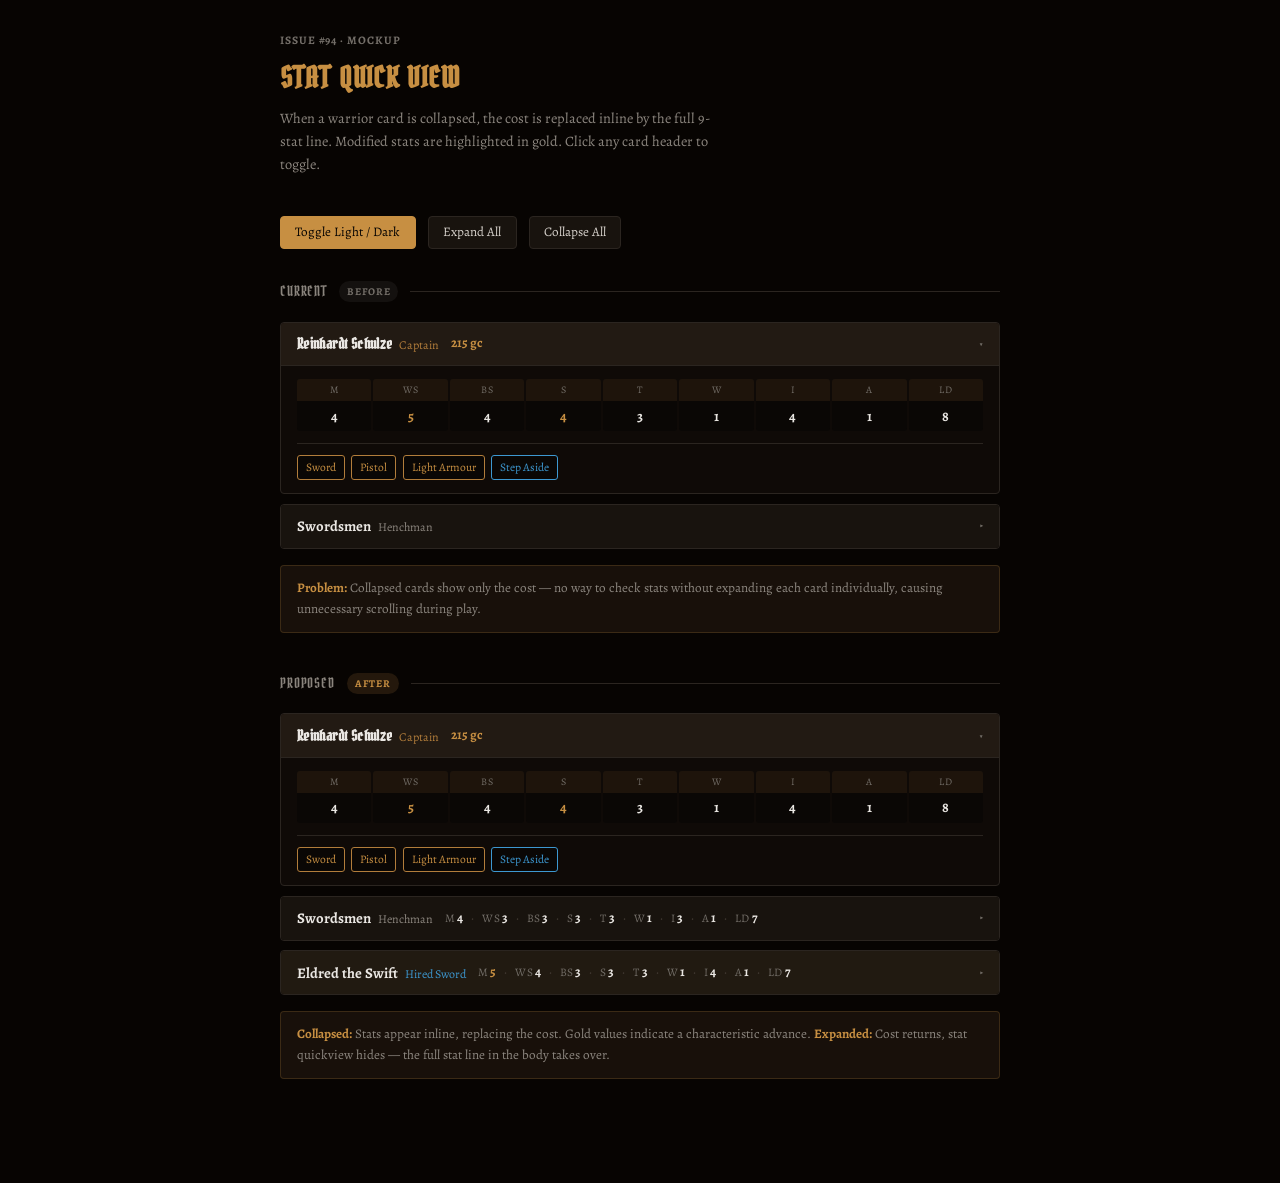
<file: issue-94-mockup.html>
<!DOCTYPE html>
<html lang="en" data-theme="dark">
<head>
<meta charset="UTF-8">
<meta name="viewport" content="width=device-width, initial-scale=1.0">
<title>Issue #94 — Stat Quick View Mockup</title>
<link rel="preconnect" href="https://fonts.googleapis.com">
<link rel="preconnect" href="https://fonts.gstatic.com" crossorigin>
<link href="https://fonts.googleapis.com/css2?family=Alegreya:ital,wght@0,400;0,700;1,400&family=Pirata+One&display=swap" rel="stylesheet">
<style>

/* ── Design system ── */
:root {
  --bg-darkest: oklch(94% 0.016 78);
  --bg-dark:    oklch(90% 0.022 76);
  --bg-card:    oklch(99% 0.003 80);
  --bg-input:   oklch(96% 0.010 80);
  --border:     oklch(81% 0.024 74);
  --border-hover: oklch(70% 0.032 70);
  --accent:     oklch(45% 0.13 63);
  --accent-dim: oklch(53% 0.13 66);
  --skill-color: oklch(38% 0.12 245);
  --spell-color: oklch(38% 0.13 305);
  --text:       oklch(24% 0.022 56);
  --text-dim:   oklch(41% 0.020 60);
  --text-muted: oklch(42% 0.018 62);
  --text-bright: oklch(16% 0.020 52);
  --shadow:     oklch(38% 0.020 60 / 0.12);
  --font-display: 'Pirata One', serif;
  --font-body:   'Alegreya', Georgia, serif;
  --radius: 4px;
  --radius-lg: 8px;
  --transition: 0.18s ease;
}
[data-theme="dark"] {
  --bg-darkest: oklch(11% 0.010 58);
  --bg-dark:    oklch(15% 0.011 60);
  --bg-card:    oklch(19% 0.012 61);
  --bg-input:   oklch(13% 0.009 59);
  --border:     oklch(27% 0.013 62);
  --border-hover: oklch(37% 0.017 64);
  --accent:     oklch(69% 0.115 72);
  --accent-dim: oklch(63% 0.105 70);
  --skill-color: oklch(65% 0.12 240);
  --spell-color: oklch(63% 0.13 300);
  --text:       oklch(86% 0.010 76);
  --text-dim:   oklch(62% 0.013 73);
  --text-muted: oklch(54% 0.011 70);
  --text-bright: oklch(93% 0.007 80);
  --shadow:     oklch(5% 0.008 58 / 0.45);
}

*, *::before, *::after { box-sizing: border-box; margin: 0; padding: 0; }

body {
  font-family: var(--font-body);
  background: var(--bg-darkest);
  color: var(--text);
  font-size: 15px;
  line-height: 1.5;
  min-height: 100vh;
  padding: 2rem 1rem 4rem;
}

/* ── Page layout ── */
.page-header {
  max-width: 720px;
  margin: 0 auto 2.5rem;
}

.issue-label {
  font-size: 0.72rem;
  font-weight: 700;
  text-transform: uppercase;
  letter-spacing: 0.08em;
  color: var(--text-muted);
  margin-bottom: 0.4rem;
}

.page-title {
  font-family: var(--font-display);
  font-size: 1.8rem;
  color: var(--accent);
  letter-spacing: 0.04em;
  text-transform: uppercase;
  margin-bottom: 0.5rem;
}

.page-subtitle {
  color: var(--text-dim);
  font-size: 0.9rem;
  max-width: 56ch;
  line-height: 1.6;
}

/* ── Controls ── */
.controls {
  max-width: 720px;
  margin: 0 auto 2rem;
  display: flex;
  align-items: center;
  gap: 0.75rem;
}

.btn {
  display: inline-flex;
  align-items: center;
  gap: 0.4rem;
  padding: 0.4rem 0.9rem;
  border: 1px solid var(--border);
  border-radius: var(--radius);
  background: var(--bg-card);
  color: var(--text);
  font-size: 0.82rem;
  font-family: var(--font-body);
  cursor: pointer;
  transition: all var(--transition);
  white-space: nowrap;
}
.btn:hover { border-color: var(--border-hover); background: var(--bg-input); }
.btn-primary {
  background: var(--accent);
  border-color: var(--accent);
  color: oklch(11% 0.010 58);
}
.btn-primary:hover { opacity: 0.88; }

/* ── Sections ── */
.section {
  max-width: 720px;
  margin: 0 auto 2.5rem;
}

.section-heading {
  display: flex;
  align-items: center;
  gap: 0.75rem;
  margin-bottom: 1.2rem;
}

.section-heading h2 {
  font-family: var(--font-display);
  font-size: 0.9rem;
  font-weight: 400;
  color: var(--text-dim);
  text-transform: uppercase;
  letter-spacing: 0.06em;
}

.section-badge {
  font-size: 0.65rem;
  font-weight: 700;
  text-transform: uppercase;
  letter-spacing: 0.07em;
  padding: 0.15rem 0.5rem;
  border-radius: 99px;
  background: color-mix(in oklch, var(--text-muted) 12%, transparent);
  color: var(--text-muted);
}
.section-badge.new {
  background: color-mix(in oklch, var(--accent) 15%, transparent);
  color: var(--accent);
}

.section-rule {
  flex: 1;
  height: 1px;
  background: var(--border);
}

/* ── Warrior card ── */
.warrior-card {
  background: var(--bg-dark);
  border: 1px solid var(--border);
  border-radius: var(--radius);
  margin-bottom: 0.6rem;
  overflow: hidden;
  transition: border-color var(--transition);
}

/* Type-specific header tints */
.warrior-card--hero .warrior-card-header {
  background: color-mix(in oklch, var(--accent) 7%, var(--bg-card));
}
.warrior-card--hired .warrior-card-header {
  background: color-mix(in oklch, var(--skill-color) 7%, var(--bg-card));
}

/* Hero names in display font */
.warrior-card--hero .warrior-name {
  font-family: var(--font-display);
  letter-spacing: 0.3px;
}
.warrior-card--hero .warrior-type  { color: var(--accent-dim); }
.warrior-card--hired .warrior-type { color: var(--skill-color); }

.warrior-card-header {
  padding: 0.65rem 1rem;
  display: flex;
  justify-content: space-between;
  align-items: center;
  cursor: pointer;
  background: var(--bg-card);
  user-select: none;
  transition: background var(--transition);
  gap: 0.75rem;
}

.warrior-card-header:hover { background: color-mix(in oklch, var(--border) 20%, var(--bg-card)); }
.warrior-card--hero .warrior-card-header:hover {
  background: color-mix(in oklch, var(--accent) 11%, var(--bg-card));
}

.header-left {
  display: flex;
  align-items: baseline;
  gap: 0.45rem;
  min-width: 0;
  flex-shrink: 1;
}

.warrior-name {
  font-weight: 700;
  color: var(--text-bright);
  font-size: 0.92rem;
  white-space: nowrap;
  overflow: hidden;
  text-overflow: ellipsis;
}

.warrior-type {
  color: var(--text-dim);
  font-size: 0.75rem;
  white-space: nowrap;
}

/* ── Cost (shown when expanded) ── */
.warrior-cost {
  color: var(--accent);
  font-size: 0.82rem;
  font-weight: 700;
  white-space: nowrap;
  flex-shrink: 0;
}

/* ── Stat quickview (shown when collapsed) ── */
.stat-quickview {
  display: none; /* hidden by default (card is expanded) */
  align-items: baseline;
  gap: 8px;
  flex-shrink: 0;
}

.qs-stat {
  display: flex;
  align-items: baseline;
  gap: 2px;
}

/* Mid-dot separator between stats */
.qs-stat:not(:last-child)::after {
  content: '·';
  color: var(--border-hover);
  font-size: 0.8rem;
  align-self: center;
  margin-left: 6px;
  line-height: 1;
}

.qs-lbl {
  font-size: 0.72rem;
  color: var(--text-muted);
  text-transform: uppercase;
  letter-spacing: 0.2px;
  line-height: 1;
}

.qs-val {
  font-size: 0.82rem;
  font-weight: 700;
  color: var(--text-bright);
  line-height: 1;
}

.qs-val.modified {
  color: var(--accent);
}

/* ── Collapsed state ── */
.warrior-card.collapsed .warrior-card-body { display: none; }
.warrior-card.collapsed .warrior-cost      { display: none; }
.warrior-card.collapsed .stat-quickview    { display: flex; }

/* ── Card body ── */
.warrior-card-body {
  padding: 0.8rem 1rem;
  border-top: 1px solid var(--border);
}

/* ── Stat line (full, in expanded body) ── */
.stat-line {
  display: flex;
  gap: 2px;
}

.stat-cell { text-align: center; flex: 1; }

.stat-label {
  font-size: 0.63rem;
  color: var(--text-muted);
  text-transform: uppercase;
  letter-spacing: 0.4px;
  padding: 0.2rem;
  background: color-mix(in oklch, var(--accent) 8%, transparent);
  border-radius: 3px 3px 0 0;
}

.stat-value {
  font-size: 0.88rem;
  font-weight: 700;
  padding: 0.3rem;
  background: var(--bg-input);
  border-radius: 0 0 3px 3px;
  color: var(--text-bright);
}
.stat-value.modified { color: var(--accent); }

/* ── Stubs for expanded body ── */
.body-stub {
  margin-top: 0.7rem;
  padding-top: 0.7rem;
  border-top: 1px solid var(--border);
  display: flex;
  gap: 0.4rem;
  flex-wrap: wrap;
}
.tag {
  display: inline-flex;
  align-items: center;
  gap: 0.3rem;
  padding: 0.2rem 0.5rem;
  background: var(--bg-input);
  border: 1px solid var(--border);
  border-radius: 3px;
  font-size: 0.72rem;
  color: var(--text-dim);
}
.tag.equipment { border-color: var(--accent-dim); color: var(--accent); }
.tag.skill     { border-color: var(--skill-color); color: var(--skill-color); }

/* ── Toggle icon ── */
.toggle-icon {
  font-size: 0.65rem;
  color: var(--text-muted);
  flex-shrink: 0;
  transition: transform var(--transition);
  margin-left: auto; /* push to far right within header */
}
.warrior-card.collapsed .toggle-icon { transform: rotate(-90deg); }

/* ── Annotation ── */
.annotation {
  margin: 1rem 0 0.5rem;
  padding: 0.75rem 1rem;
  background: color-mix(in oklch, var(--accent) 6%, var(--bg-dark));
  border: 1px solid color-mix(in oklch, var(--accent) 20%, transparent);
  border-radius: var(--radius);
  font-size: 0.82rem;
  color: var(--text-dim);
  line-height: 1.6;
}
.annotation strong { color: var(--accent); font-weight: 700; }

/* ── Mobile ── */
@media (max-width: 480px) {
  .qs-lbl { font-size: 0.56rem; }
  .qs-val { font-size: 0.74rem; }
  .stat-quickview { gap: 5px; }
  .qs-stat:not(:last-child)::after { margin-left: 3px; }
}

</style>
</head>
<body>

<!-- ── Page header ── -->
<div class="page-header">
  <div class="issue-label">Issue #94 · Mockup</div>
  <h1 class="page-title">Stat Quick View</h1>
  <p class="page-subtitle">
    When a warrior card is collapsed, the cost is replaced inline by the full 9-stat line.
    Modified stats are highlighted in gold. Click any card header to toggle.
  </p>
</div>

<!-- ── Controls ── -->
<div class="controls">
  <button class="btn btn-primary" onclick="toggleTheme()">Toggle Light / Dark</button>
  <button class="btn" onclick="expandAll()">Expand All</button>
  <button class="btn" onclick="collapseAll()">Collapse All</button>
</div>

<!-- ── CURRENT BEHAVIOUR ── -->
<div class="section">
  <div class="section-heading">
    <h2>Current</h2>
    <span class="section-badge">Before</span>
    <div class="section-rule"></div>
  </div>

  <!-- Hero card — current (expanded) -->
  <div class="warrior-card warrior-card--hero" id="current-hero">
    <div class="warrior-card-header" onclick="toggleCard('current-hero')">
      <div class="header-left">
        <span class="warrior-name">Reinhardt Schulze</span>
        <span class="warrior-type">Captain</span>
      </div>
      <span class="warrior-cost">215 gc</span>
      <!-- No stat quickview in current behaviour -->
      <span class="toggle-icon">▼</span>
    </div>
    <div class="warrior-card-body">
      <div class="stat-line">
        <div class="stat-cell"><div class="stat-label">M</div><div class="stat-value">4</div></div>
        <div class="stat-cell"><div class="stat-label">WS</div><div class="stat-value modified">5</div></div>
        <div class="stat-cell"><div class="stat-label">BS</div><div class="stat-value">4</div></div>
        <div class="stat-cell"><div class="stat-label">S</div><div class="stat-value modified">4</div></div>
        <div class="stat-cell"><div class="stat-label">T</div><div class="stat-value">3</div></div>
        <div class="stat-cell"><div class="stat-label">W</div><div class="stat-value">1</div></div>
        <div class="stat-cell"><div class="stat-label">I</div><div class="stat-value">4</div></div>
        <div class="stat-cell"><div class="stat-label">A</div><div class="stat-value">1</div></div>
        <div class="stat-cell"><div class="stat-label">Ld</div><div class="stat-value">8</div></div>
      </div>
      <div class="body-stub">
        <span class="tag equipment">Sword</span>
        <span class="tag equipment">Pistol</span>
        <span class="tag equipment">Light Armour</span>
        <span class="tag skill">Step Aside</span>
      </div>
    </div>
  </div>

  <!-- Henchman card — current (collapsed, showing only cost) -->
  <div class="warrior-card collapsed" id="current-hench">
    <div class="warrior-card-header" onclick="toggleCard('current-hench')">
      <div class="header-left">
        <span class="warrior-name">Swordsmen</span>
        <span class="warrior-type">Henchman</span>
      </div>
      <span class="warrior-cost">90 gc</span>
      <span class="toggle-icon">▼</span>
    </div>
    <div class="warrior-card-body">
      <div class="stat-line">
        <div class="stat-cell"><div class="stat-label">M</div><div class="stat-value">4</div></div>
        <div class="stat-cell"><div class="stat-label">WS</div><div class="stat-value">3</div></div>
        <div class="stat-cell"><div class="stat-label">BS</div><div class="stat-value">3</div></div>
        <div class="stat-cell"><div class="stat-label">S</div><div class="stat-value">3</div></div>
        <div class="stat-cell"><div class="stat-label">T</div><div class="stat-value">3</div></div>
        <div class="stat-cell"><div class="stat-label">W</div><div class="stat-value">1</div></div>
        <div class="stat-cell"><div class="stat-label">I</div><div class="stat-value">3</div></div>
        <div class="stat-cell"><div class="stat-label">A</div><div class="stat-value">1</div></div>
        <div class="stat-cell"><div class="stat-label">Ld</div><div class="stat-value">7</div></div>
      </div>
      <div class="body-stub">
        <span class="tag equipment">Sword</span>
        <span class="tag equipment">Shield</span>
      </div>
    </div>
  </div>

  <div class="annotation">
    <strong>Problem:</strong> Collapsed cards show only the cost — no way to check stats without expanding each card individually, causing unnecessary scrolling during play.
  </div>
</div>


<!-- ── PROPOSED BEHAVIOUR ── -->
<div class="section">
  <div class="section-heading">
    <h2>Proposed</h2>
    <span class="section-badge new">After</span>
    <div class="section-rule"></div>
  </div>

  <!-- Hero — expanded (cost visible, no stat quickview yet) -->
  <div class="warrior-card warrior-card--hero" id="proposed-hero">
    <div class="warrior-card-header" onclick="toggleCard('proposed-hero')">
      <div class="header-left">
        <span class="warrior-name">Reinhardt Schulze</span>
        <span class="warrior-type">Captain</span>
      </div>
      <span class="warrior-cost">215 gc</span>
      <div class="stat-quickview" aria-hidden="true">
        <span class="qs-stat"><span class="qs-lbl">M</span><span class="qs-val">4</span></span>
        <span class="qs-stat"><span class="qs-lbl">WS</span><span class="qs-val modified">5</span></span>
        <span class="qs-stat"><span class="qs-lbl">BS</span><span class="qs-val">4</span></span>
        <span class="qs-stat"><span class="qs-lbl">S</span><span class="qs-val modified">4</span></span>
        <span class="qs-stat"><span class="qs-lbl">T</span><span class="qs-val">3</span></span>
        <span class="qs-stat"><span class="qs-lbl">W</span><span class="qs-val">1</span></span>
        <span class="qs-stat"><span class="qs-lbl">I</span><span class="qs-val">4</span></span>
        <span class="qs-stat"><span class="qs-lbl">A</span><span class="qs-val">1</span></span>
        <span class="qs-stat"><span class="qs-lbl">Ld</span><span class="qs-val">8</span></span>
      </div>
      <span class="toggle-icon">▼</span>
    </div>
    <div class="warrior-card-body">
      <div class="stat-line">
        <div class="stat-cell"><div class="stat-label">M</div><div class="stat-value">4</div></div>
        <div class="stat-cell"><div class="stat-label">WS</div><div class="stat-value modified">5</div></div>
        <div class="stat-cell"><div class="stat-label">BS</div><div class="stat-value">4</div></div>
        <div class="stat-cell"><div class="stat-label">S</div><div class="stat-value modified">4</div></div>
        <div class="stat-cell"><div class="stat-label">T</div><div class="stat-value">3</div></div>
        <div class="stat-cell"><div class="stat-label">W</div><div class="stat-value">1</div></div>
        <div class="stat-cell"><div class="stat-label">I</div><div class="stat-value">4</div></div>
        <div class="stat-cell"><div class="stat-label">A</div><div class="stat-value">1</div></div>
        <div class="stat-cell"><div class="stat-label">Ld</div><div class="stat-value">8</div></div>
      </div>
      <div class="body-stub">
        <span class="tag equipment">Sword</span>
        <span class="tag equipment">Pistol</span>
        <span class="tag equipment">Light Armour</span>
        <span class="tag skill">Step Aside</span>
      </div>
    </div>
  </div>

  <!-- Henchman — collapsed (stat quickview visible) -->
  <div class="warrior-card collapsed" id="proposed-hench">
    <div class="warrior-card-header" onclick="toggleCard('proposed-hench')">
      <div class="header-left">
        <span class="warrior-name">Swordsmen</span>
        <span class="warrior-type">Henchman</span>
      </div>
      <span class="warrior-cost">90 gc</span>
      <div class="stat-quickview">
        <span class="qs-stat"><span class="qs-lbl">M</span><span class="qs-val">4</span></span>
        <span class="qs-stat"><span class="qs-lbl">WS</span><span class="qs-val">3</span></span>
        <span class="qs-stat"><span class="qs-lbl">BS</span><span class="qs-val">3</span></span>
        <span class="qs-stat"><span class="qs-lbl">S</span><span class="qs-val">3</span></span>
        <span class="qs-stat"><span class="qs-lbl">T</span><span class="qs-val">3</span></span>
        <span class="qs-stat"><span class="qs-lbl">W</span><span class="qs-val">1</span></span>
        <span class="qs-stat"><span class="qs-lbl">I</span><span class="qs-val">3</span></span>
        <span class="qs-stat"><span class="qs-lbl">A</span><span class="qs-val">1</span></span>
        <span class="qs-stat"><span class="qs-lbl">Ld</span><span class="qs-val">7</span></span>
      </div>
      <span class="toggle-icon">▼</span>
    </div>
    <div class="warrior-card-body">
      <div class="stat-line">
        <div class="stat-cell"><div class="stat-label">M</div><div class="stat-value">4</div></div>
        <div class="stat-cell"><div class="stat-label">WS</div><div class="stat-value">3</div></div>
        <div class="stat-cell"><div class="stat-label">BS</div><div class="stat-value">3</div></div>
        <div class="stat-cell"><div class="stat-label">S</div><div class="stat-value">3</div></div>
        <div class="stat-cell"><div class="stat-label">T</div><div class="stat-value">3</div></div>
        <div class="stat-cell"><div class="stat-label">W</div><div class="stat-value">1</div></div>
        <div class="stat-cell"><div class="stat-label">I</div><div class="stat-value">3</div></div>
        <div class="stat-cell"><div class="stat-label">A</div><div class="stat-value">1</div></div>
        <div class="stat-cell"><div class="stat-label">Ld</div><div class="stat-value">7</div></div>
      </div>
      <div class="body-stub">
        <span class="tag equipment">Sword</span>
        <span class="tag equipment">Shield</span>
      </div>
    </div>
  </div>

  <!-- Hired Sword — collapsed, with modified stat -->
  <div class="warrior-card warrior-card--hired collapsed" id="proposed-hired">
    <div class="warrior-card-header" onclick="toggleCard('proposed-hired')">
      <div class="header-left">
        <span class="warrior-name">Eldred the Swift</span>
        <span class="warrior-type">Hired Sword</span>
      </div>
      <span class="warrior-cost">50 gc</span>
      <div class="stat-quickview">
        <span class="qs-stat"><span class="qs-lbl">M</span><span class="qs-val modified">5</span></span>
        <span class="qs-stat"><span class="qs-lbl">WS</span><span class="qs-val">4</span></span>
        <span class="qs-stat"><span class="qs-lbl">BS</span><span class="qs-val">3</span></span>
        <span class="qs-stat"><span class="qs-lbl">S</span><span class="qs-val">3</span></span>
        <span class="qs-stat"><span class="qs-lbl">T</span><span class="qs-val">3</span></span>
        <span class="qs-stat"><span class="qs-lbl">W</span><span class="qs-val">1</span></span>
        <span class="qs-stat"><span class="qs-lbl">I</span><span class="qs-val">4</span></span>
        <span class="qs-stat"><span class="qs-lbl">A</span><span class="qs-val">1</span></span>
        <span class="qs-stat"><span class="qs-lbl">Ld</span><span class="qs-val">7</span></span>
      </div>
      <span class="toggle-icon">▼</span>
    </div>
    <div class="warrior-card-body">
      <div class="stat-line">
        <div class="stat-cell"><div class="stat-label">M</div><div class="stat-value modified">5</div></div>
        <div class="stat-cell"><div class="stat-label">WS</div><div class="stat-value">4</div></div>
        <div class="stat-cell"><div class="stat-label">BS</div><div class="stat-value">3</div></div>
        <div class="stat-cell"><div class="stat-label">S</div><div class="stat-value">3</div></div>
        <div class="stat-cell"><div class="stat-label">T</div><div class="stat-value">3</div></div>
        <div class="stat-cell"><div class="stat-label">W</div><div class="stat-value">1</div></div>
        <div class="stat-cell"><div class="stat-label">I</div><div class="stat-value">4</div></div>
        <div class="stat-cell"><div class="stat-label">A</div><div class="stat-value">1</div></div>
        <div class="stat-cell"><div class="stat-label">Ld</div><div class="stat-value">7</div></div>
      </div>
      <div class="body-stub">
        <span class="tag equipment">Sword</span>
        <span class="tag equipment">Buckler</span>
      </div>
    </div>
  </div>

  <div class="annotation">
    <strong>Collapsed:</strong> Stats appear inline, replacing the cost. Gold values indicate a characteristic advance.
    <strong>Expanded:</strong> Cost returns, stat quickview hides — the full stat line in the body takes over.
  </div>
</div>

<script>
function toggleCard(id) {
  document.getElementById(id).classList.toggle('collapsed');
}

function collapseAll() {
  document.querySelectorAll('.warrior-card').forEach(c => c.classList.add('collapsed'));
}

function expandAll() {
  document.querySelectorAll('.warrior-card').forEach(c => c.classList.remove('collapsed'));
}

function toggleTheme() {
  const html = document.documentElement;
  html.dataset.theme = html.dataset.theme === 'dark' ? 'light' : 'dark';
}
</script>
</body>
</html>
</file>
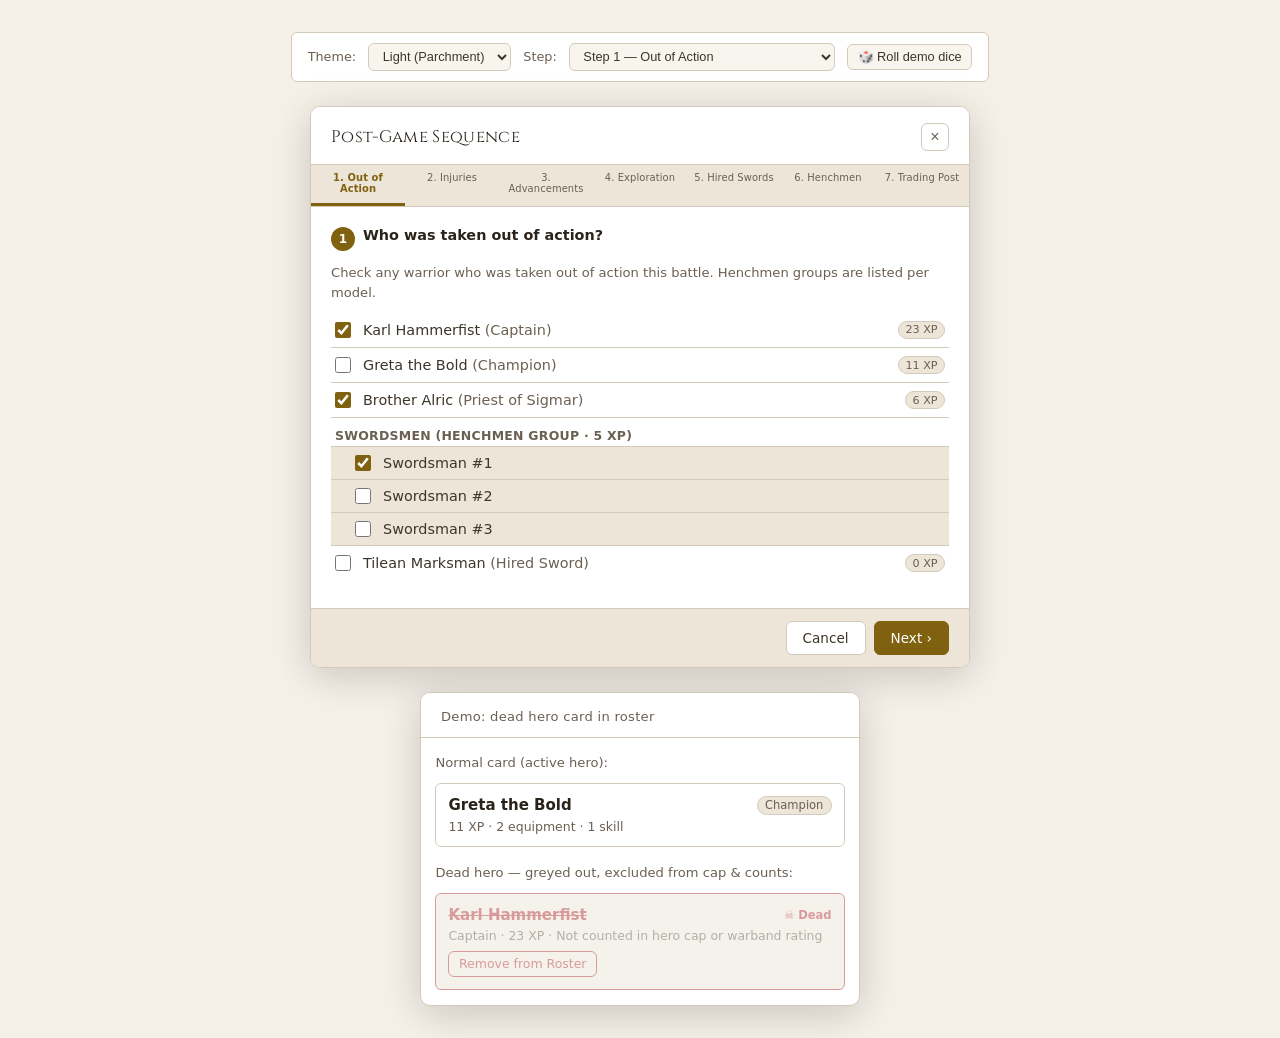
<file: postgame-mockup.html>
<!DOCTYPE html>
<html lang="en" data-theme="light">
<head>
<meta charset="UTF-8">
<meta name="viewport" content="width=device-width, initial-scale=1.0">
<title>Post-Game Sequence — UI Mockup</title>
<link rel="preconnect" href="https://fonts.googleapis.com">
<link href="https://fonts.googleapis.com/css2?family=Cinzel:wght@400;600;700&display=swap" rel="stylesheet">
<style>
:root {
  --bg-darkest: #f5f0e8;
  --bg-dark: #ece5d8;
  --bg-card: #ffffff;
  --bg-card-hover: #faf7f2;
  --bg-input: #f8f5ef;
  --border: #d4cabb;
  --border-hover: #b8a98e;
  --accent: #7f6110;
  --accent-hover: #8f6c14;
  --danger: #b33a3a;
  --success: #2d7a2d;
  --text: #3d3529;
  --text-dim: #6b6052;
  --text-bright: #2a231a;
  --radius: 6px;
  --font-display: 'Cinzel', serif;
}
[data-theme="dark"] {
  --bg-darkest: #1a1816;
  --bg-dark: #242220;
  --bg-card: #2e2b28;
  --bg-card-hover: #36332f;
  --bg-input: #242220;
  --border: #3d3a36;
  --border-hover: #5a5550;
  --accent: #c9a033;
  --accent-hover: #d4ab3d;
  --danger: #d04444;
  --success: #3da63d;
  --text: #e0dbd3;
  --text-dim: #a39a8e;
  --text-bright: #f0ebe5;
}
*, *::before, *::after { box-sizing: border-box; margin: 0; padding: 0; }
body {
  font-family: 'Segoe UI', system-ui, sans-serif;
  background: var(--bg-darkest);
  color: var(--text);
  font-size: 15px;
  min-height: 100vh;
  display: flex;
  flex-direction: column;
  align-items: center;
  padding: 2rem 1rem;
  gap: 1.5rem;
}

/* ── Controls bar ── */
.controls {
  display: flex;
  gap: 0.75rem;
  flex-wrap: wrap;
  align-items: center;
  background: var(--bg-card);
  border: 1px solid var(--border);
  border-radius: var(--radius);
  padding: 0.6rem 1rem;
}
.controls label { font-size: 0.8rem; color: var(--text-dim); }
.controls select, .controls button {
  font-size: 0.8rem;
  padding: 0.3rem 0.6rem;
  border: 1px solid var(--border);
  border-radius: var(--radius);
  background: var(--bg-input);
  color: var(--text);
  cursor: pointer;
}

/* ── Buttons ── */
.btn {
  display: inline-flex; align-items: center; gap: 0.4rem;
  padding: 0.5rem 1rem;
  border: 1px solid var(--border);
  border-radius: var(--radius);
  background: var(--bg-card);
  color: var(--text);
  font-size: 0.85rem;
  cursor: pointer;
  transition: all 0.2s ease;
  font-family: inherit;
  white-space: nowrap;
}
.btn:hover { background: var(--bg-card-hover); border-color: var(--border-hover); }
.btn-primary { background: var(--accent); border-color: var(--accent); color: #fff; }
.btn-primary:hover { background: var(--accent-hover); border-color: var(--accent-hover); }
.btn-secondary { background: var(--bg-card); border-color: var(--border); color: var(--text); }
.btn-danger { border-color: var(--danger); color: var(--danger); background: transparent; }
.btn-danger:hover { background: var(--danger); color: #fff; }
.btn-sm { padding: 0.3rem 0.6rem; font-size: 0.78rem; }

/* ── Modal shell ── */
.modal-backdrop {
  position: relative;
  width: min(96vw, 660px);
  background: var(--bg-card);
  border: 1px solid var(--border);
  border-radius: 10px;
  box-shadow: 0 8px 40px rgba(0,0,0,0.18);
  display: flex;
  flex-direction: column;
  overflow: hidden;
}

/* ── Header ── */
.pgw-header {
  display: flex;
  align-items: center;
  justify-content: space-between;
  padding: 1rem 1.25rem 0.8rem;
  border-bottom: 1px solid var(--border);
  background: var(--bg-card);
}
.pgw-title {
  font-family: var(--font-display);
  font-size: 1.05rem;
  color: var(--text-bright);
  letter-spacing: 0.02em;
}
.close-btn {
  width: 28px; height: 28px;
  border: 1px solid var(--border);
  border-radius: var(--radius);
  background: transparent;
  color: var(--text-dim);
  font-size: 1rem;
  cursor: pointer;
  display: flex; align-items: center; justify-content: center;
  transition: all 0.15s;
}
.close-btn:hover { background: var(--danger); border-color: var(--danger); color: #fff; }

/* ── Progress bar ── */
.pgw-progress {
  display: flex;
  background: var(--bg-dark);
  border-bottom: 1px solid var(--border);
  padding: 0;
  overflow-x: auto;
}
.pgw-step {
  flex: 1;
  min-width: 70px;
  text-align: center;
  font-size: 0.62rem;
  color: var(--text-dim);
  padding: 0.45rem 0.25rem 0.55rem;
  position: relative;
  letter-spacing: 0.01em;
  border-bottom: 3px solid transparent;
  transition: all 0.2s;
  cursor: pointer;
  user-select: none;
}
.pgw-step:hover { color: var(--accent); }
.pgw-step.done { color: var(--accent); border-bottom-color: var(--accent); opacity: 0.6; }
.pgw-step.active {
  color: var(--accent);
  border-bottom-color: var(--accent);
  font-weight: 700;
}

/* ── Body ── */
.pgw-body {
  padding: 1.25rem;
  min-height: 260px;
  overflow-y: auto;
}
.pgw-body p { line-height: 1.55; margin-bottom: 0.6rem; }
.pgw-body h3 { font-size: 0.9rem; font-weight: 600; margin-bottom: 0.5rem; color: var(--text-bright); }

/* ── Footer ── */
.pgw-footer {
  display: flex;
  justify-content: flex-end;
  gap: 0.5rem;
  padding: 0.75rem 1.25rem;
  border-top: 1px solid var(--border);
  background: var(--bg-dark);
}

/* ── Warrior checklist ── */
.warrior-list { list-style: none; padding: 0; margin: 0.5rem 0; }
.warrior-item {
  display: flex; align-items: center; gap: 0.75rem;
  padding: 0.5rem 0.25rem;
  border-bottom: 1px solid var(--border);
  transition: background 0.1s;
}
.warrior-item:last-child { border-bottom: none; }
.warrior-item:hover { background: var(--bg-card-hover); }
.warrior-item input[type=checkbox] { width: 16px; height: 16px; cursor: pointer; accent-color: var(--accent); }
.warrior-item label { flex: 1; cursor: pointer; font-size: 0.9rem; }
.warrior-section-header {
  padding: 0.35rem 0.25rem 0.2rem;
  font-size: 0.78rem;
  font-weight: 600;
  color: var(--text-dim);
  border-bottom: 1px solid var(--border);
  letter-spacing: 0.02em;
  text-transform: uppercase;
  margin-top: 0.25rem;
}
.warrior-item--indent {
  padding-left: 1.5rem;
  background: var(--bg-dark);
}
.warrior-item--indent:last-of-type { border-bottom: 1px solid var(--border); }
.warrior-item .xp-badge {
  font-size: 0.7rem;
  background: var(--bg-dark);
  border: 1px solid var(--border);
  padding: 0.1rem 0.4rem;
  border-radius: 999px;
  color: var(--text-dim);
}

/* ── Dice tray ── */
.dice-tray {
  display: flex;
  flex-wrap: wrap;
  gap: 0.75rem;
  justify-content: center;
  margin: 1rem 0 0.5rem;
}
.die {
  width: 62px; height: 62px;
  border: 2px solid var(--accent);
  border-radius: 12px;
  display: grid;
  grid-template: repeat(3, 1fr) / repeat(3, 1fr);
  padding: 9px;
  gap: 3px;
  background: var(--bg-card);
  box-shadow: 0 2px 8px rgba(0,0,0,0.12), inset 0 1px 0 rgba(255,255,255,0.08);
  cursor: default;
  user-select: none;
  transition: transform 0.15s, box-shadow 0.15s;
  position: relative;
}
.die.lockable:hover { transform: scale(1.08); box-shadow: 0 4px 14px rgba(0,0,0,0.2); cursor: pointer; }
.die.rolling { animation: diceRoll 0.45s ease-out; }
.die.locked { border-color: var(--success); }
.die.blank {
  border-style: dashed;
  border-color: var(--border);
  display: flex; align-items: center; justify-content: center;
  font-size: 0.75rem;
  color: var(--text-dim);
  font-style: italic;
  font-family: Georgia, serif;
}
.pip {
  border-radius: 50%;
  background: var(--accent);
  width: 100%;
  height: 100%;
  grid-column: var(--col);
  grid-row: var(--row);
  box-shadow: 0 1px 2px rgba(0,0,0,0.25);
}
[data-theme="dark"] .pip { background: var(--accent); }

/* ── Injury step two-column layout ── */
.injury-layout {
  display: grid;
  grid-template-columns: 1fr 180px;
  gap: 1rem;
  align-items: start;
}
.injury-main {}
.injury-sidebar {
  border-left: 1px solid var(--border);
  padding-left: 0.9rem;
}
.injury-sidebar-title {
  font-size: 0.7rem;
  font-weight: 600;
  text-transform: uppercase;
  letter-spacing: 0.06em;
  color: var(--text-dim);
  margin-bottom: 0.5rem;
}
.injury-warrior-row {
  display: flex;
  flex-direction: column;
  padding: 0.35rem 0.5rem;
  border-radius: var(--radius);
  margin-bottom: 0.2rem;
  font-size: 0.82rem;
  color: var(--text-dim);
  line-height: 1.3;
}
.injury-warrior-row.active {
  background: var(--accent);
  color: #fff;
}
.injury-warrior-row .warrior-subtype {
  font-size: 0.7rem;
  opacity: 0.75;
}
.injury-warrior-row.done {
  opacity: 0.45;
}
.injury-warrior-row.dead {
  text-decoration: line-through;
  opacity: 0.35;
  color: var(--danger);
}

/* ── Cursive subtitle ── */
.injury-subtitle {
  font-style: italic;
  font-family: Georgia, 'Times New Roman', serif;
  color: var(--text-dim);
  font-size: 0.88rem;
  margin-bottom: 0.75rem;
}

/* ── Injury result name + description ── */
.injury-result-name {
  font-size: 1rem;
  font-weight: 700;
  color: var(--text-bright);
}
.injury-result-name.danger { color: var(--danger); }
.injury-result-name.success { color: var(--success); }
.injury-result-desc {
  font-style: italic;
  font-family: Georgia, 'Times New Roman', serif;
  font-size: 0.82rem;
  color: var(--text-dim);
  margin-top: 0.2rem;
}
@keyframes diceRoll {
  0%   { transform: rotate(0deg) scale(1); }
  25%  { transform: rotate(-18deg) scale(1.12); }
  50%  { transform: rotate(14deg) scale(0.94); }
  75%  { transform: rotate(-9deg) scale(1.06); }
  100% { transform: rotate(0deg) scale(1); }
}
.die-hint { text-align: center; font-size: 0.75rem; color: var(--text-dim); margin-top: 0.25rem; }

/* ── Result box ── */
.result-box {
  background: var(--bg-dark);
  border: 1px solid var(--border);
  border-left: 3px solid var(--accent);
  border-radius: var(--radius);
  padding: 0.75rem 1rem;
  margin: 0.75rem 0;
}
.result-box.danger { border-left-color: var(--danger); }
.result-box.success { border-left-color: var(--success); }
.result-box strong { display: block; margin-bottom: 0.2rem; font-size: 0.95rem; }
.result-box p { font-size: 0.82rem; color: var(--text-dim); margin: 0; }

/* ── Skill picker ── */
.skill-picker { margin-top: 0.75rem; }
.skill-picker label { font-size: 0.82rem; color: var(--text-dim); display: block; margin-bottom: 0.3rem; }
.skill-picker select {
  width: 100%;
  padding: 0.4rem 0.6rem;
  border: 1px solid var(--border);
  border-radius: var(--radius);
  background: var(--bg-input);
  color: var(--text);
  font-size: 0.85rem;
}

/* ── Exploration ── */
.explore-controls {
  display: flex; gap: 1.5rem; align-items: center; flex-wrap: wrap;
  background: var(--bg-dark);
  border: 1px solid var(--border);
  border-radius: var(--radius);
  padding: 0.65rem 0.9rem;
  margin-bottom: 0.5rem;
  font-size: 0.85rem;
}
.explore-controls label { display: flex; align-items: center; gap: 0.35rem; cursor: pointer; }
.explore-controls input[type=checkbox] { accent-color: var(--accent); }
.explore-controls input[type=number] {
  width: 52px; padding: 0.2rem 0.4rem;
  border: 1px solid var(--border); border-radius: var(--radius);
  background: var(--bg-input); color: var(--text); font-size: 0.85rem;
}
.doubles-badge {
  display: inline-flex; align-items: center; gap: 0.3rem;
  background: var(--accent); color: #fff;
  font-size: 0.75rem; font-weight: 600;
  padding: 0.15rem 0.55rem;
  border-radius: 999px;
  margin-left: 0.4rem;
}

/* ── HS Upkeep ── */
.hs-row {
  display: flex; align-items: center; gap: 0.75rem;
  padding: 0.55rem 0.25rem;
  border-bottom: 1px solid var(--border);
  font-size: 0.88rem;
}
.hs-row:last-child { border-bottom: none; }
.hs-row .hs-name { flex: 1; font-weight: 600; }
.hs-row .hs-cost { color: var(--text-dim); }
.hs-row select {
  padding: 0.25rem 0.5rem;
  border: 1px solid var(--border); border-radius: var(--radius);
  background: var(--bg-input); color: var(--text); font-size: 0.82rem;
}

/* ── Text utility ── */
.text-dim { color: var(--text-dim); }
.text-sm { font-size: 0.82rem; }
hr { border: none; border-top: 1px solid var(--border); margin: 0.75rem 0; }
.form-row { display: flex; align-items: center; gap: 0.6rem; margin-bottom: 0.5rem; font-size: 0.88rem; }
.form-row input[type=number] {
  width: 64px; padding: 0.3rem 0.5rem;
  border: 1px solid var(--border); border-radius: var(--radius);
  background: var(--bg-input); color: var(--text); font-size: 0.88rem;
}
.step-label { display: flex; align-items: center; gap: 0.5rem; margin-bottom: 0.75rem; }
.step-num {
  width: 24px; height: 24px;
  border-radius: 50%; background: var(--accent); color: #fff;
  display: flex; align-items: center; justify-content: center;
  font-size: 0.75rem; font-weight: 700; flex-shrink: 0;
}
</style>
</head>
<body>

<!-- Controls -->
<div class="controls">
  <label>Theme:</label>
  <select onchange="document.documentElement.dataset.theme = this.value">
    <option value="light">Light (Parchment)</option>
    <option value="dark">Dark</option>
  </select>
  <label>Step:</label>
  <select onchange="showStep(this.value)">
    <option value="1">Step 1 — Out of Action</option>
    <option value="2">Step 2 — Injuries</option>
    <option value="2b">Step 2b — Injury Result (Dead)</option>
    <option value="2c">Step 2c — Injury Result (Full Recovery)</option>
    <option value="3">Step 3 — Advancements</option>
    <option value="3b">Step 3b — New Skill Result</option>
    <option value="4">Step 4 — Exploration</option>
    <option value="4b">Step 4b — Sell Wyrdstone</option>
    <option value="5">Step 5 — Hired Swords</option>
    <option value="6">Step 6 — Henchmen Availability</option>
    <option value="7">Step 7 — Trading Post</option>
  </select>
  <button onclick="rollAllDice()">🎲 Roll demo dice</button>
</div>

<!-- Modal -->
<div class="modal-backdrop" id="modal">

  <!-- Header -->
  <div class="pgw-header">
    <span class="pgw-title">Post-Game Sequence</span>
    <button class="close-btn">&times;</button>
  </div>

  <!-- Progress bar -->
  <div class="pgw-progress" id="progress-bar">
    <div class="pgw-step done"  onclick="showStep('1')">1. Out of Action</div>
    <div class="pgw-step active" onclick="showStep('2')">2. Injuries</div>
    <div class="pgw-step"        onclick="showStep('3')">3. Advancements</div>
    <div class="pgw-step"        onclick="showStep('4')">4. Exploration</div>
    <div class="pgw-step"        onclick="showStep('5')">5. Hired Swords</div>
    <div class="pgw-step"        onclick="showStep('6')">6. Henchmen</div>
    <div class="pgw-step"        onclick="showStep('7')">7. Trading Post</div>
  </div>

  <!-- Body -->
  <div class="pgw-body" id="body"></div>

  <!-- Footer -->
  <div class="pgw-footer" id="footer"></div>

</div>

<script>
// ── Dice pip helpers (must be defined before STEPS) ──────────────────────
const PIP_POSITIONS_EARLY = {
  1:[[2,2]], 2:[[3,1],[1,3]], 3:[[3,1],[2,2],[1,3]],
  4:[[1,1],[3,1],[1,3],[3,3]], 5:[[1,1],[3,1],[2,2],[1,3],[3,3]],
  6:[[1,1],[1,2],[1,3],[3,1],[3,2],[3,3]],
};
function _pips(val) {
  return (PIP_POSITIONS_EARLY[val]||[]).map(([c,r])=>`<span class="pip" style="--col:${c};--row:${r}"></span>`).join('');
}

const STEPS = {
  1: {
    label: 'Out of Action',
    body: `
      <div class="step-label"><div class="step-num">1</div><h3>Who was taken out of action?</h3></div>
      <p class="text-dim text-sm">Check any warrior who was taken out of action this battle. Henchmen groups are listed per model.</p>
      <ul class="warrior-list">
        <li class="warrior-item"><input type="checkbox" id="ooa0" checked><label for="ooa0">Karl Hammerfist <span class="text-dim">(Captain)</span></label><span class="xp-badge">23 XP</span></li>
        <li class="warrior-item"><input type="checkbox" id="ooa1"><label for="ooa1">Greta the Bold <span class="text-dim">(Champion)</span></label><span class="xp-badge">11 XP</span></li>
        <li class="warrior-item"><input type="checkbox" id="ooa2" checked><label for="ooa2">Brother Alric <span class="text-dim">(Priest of Sigmar)</span></label><span class="xp-badge">6 XP</span></li>
        <li class="warrior-section-header">Swordsmen <span class="text-dim">(Henchmen group · 5 XP)</span></li>
        <li class="warrior-item warrior-item--indent"><input type="checkbox" id="ooa3a" checked><label for="ooa3a">Swordsman #1</label></li>
        <li class="warrior-item warrior-item--indent"><input type="checkbox" id="ooa3b"><label for="ooa3b">Swordsman #2</label></li>
        <li class="warrior-item warrior-item--indent"><input type="checkbox" id="ooa3c"><label for="ooa3c">Swordsman #3</label></li>
        <li class="warrior-item"><input type="checkbox" id="ooa4"><label for="ooa4">Tilean Marksman <span class="text-dim">(Hired Sword)</span></label><span class="xp-badge">0 XP</span></li>
      </ul>
    `,
    footer: `
      <button class="btn btn-secondary">Cancel</button>
      <button class="btn btn-primary" onclick="showStep(2)">Next ›</button>
    `,
    active: 1,
  },

  2: 'dynamic',  // rendered by renderInjuryStep()

  3: {
    label: 'Advancements',
    body: `
      <div class="step-label"><div class="step-num">3</div><h3>Advancement Roll — Greta the Bold</h3></div>
      <p class="text-dim text-sm">Greta has reached a new experience threshold (11 XP → Level 3). Roll 2D6 on the hero advancement table.</p>
      <div class="dice-tray">
        <div class="die blank" id="d1">?</div>
        <div class="die blank" id="d2">?</div>
      </div>
      <p class="die-hint">Click a die to reroll it individually.</p>
      <p class="text-dim text-sm" style="text-align:center; margin-top:0.5rem;">1 of 1 warrior eligible</p>
    `,
    footer: `
      <button class="btn btn-secondary" onclick="showStep(2)">‹ Back</button>
      <button class="btn btn-secondary" onclick="rollAllDice()">🎲 Roll All</button>
    `,
    active: 3,
  },

  '3b': {
    label: 'Advancements',
    body: `
      <div class="step-label"><div class="step-num">3</div><h3>Advancement Roll — Greta the Bold</h3></div>
      <p class="text-dim text-sm">Greta has reached a new experience threshold (11 XP → Level 3). Roll 2D6 on the hero advancement table.</p>
      <div class="dice-tray">
        <div class="die" id="d1">1</div>
        <div class="die" id="d2">2</div>
      </div>
      <p class="die-hint">Click a die to reroll it individually.</p>
      <div class="result-box">
        <strong>🏅 New Skill (roll: 2–4)</strong>
        <p>Choose a new skill from Greta's available skill categories.</p>
        <div class="skill-picker">
          <label>Select skill to learn:</label>
          <select>
            <optgroup label="Combat Skills">
              <option>Dodge</option>
              <option>Step Aside</option>
              <option>Counter Attack</option>
            </optgroup>
            <optgroup label="Strength Skills">
              <option>Mighty Blow</option>
              <option>Pit Fighter</option>
              <option>Resilient</option>
            </optgroup>
          </select>
        </div>
      </div>
    `,
    footer: `
      <button class="btn btn-secondary" onclick="showStep(2)">‹ Back</button>
      <button class="btn btn-secondary" onclick="showStep(3)">🎲 Reroll</button>
      <button class="btn btn-primary" onclick="showStep(4)">Apply & Next ›</button>
    `,
    active: 3,
  },

  4: {
    label: 'Exploration',
    body: `
      <div class="step-label"><div class="step-num">4</div><h3>Exploration Dice</h3></div>
      <p class="text-dim text-sm">Active heroes (not OOA) each contribute 1 exploration die. You have <strong>2 active heroes</strong>.</p>
      <div class="explore-controls">
        <label><input type="checkbox" id="won"> Won the scenario (+1 die)</label>
        <label>Extra dice: <input type="number" value="0" min="0" max="10" id="extra-dice" oninput="updateDiceCount()"></label>
        <span class="text-dim text-sm">Total: <strong id="dice-total">2</strong> dice</span>
      </div>
      <div class="dice-tray" id="explore-tray">
        <div class="die blank lockable">?</div>
        <div class="die blank lockable">?</div>
      </div>
      <p class="die-hint">After rolling — click a die to <strong>lock</strong> it (green border = locked). Locked dice won't be rerolled.</p>
    `,
    footer: `
      <button class="btn btn-secondary" onclick="showStep(3)">‹ Back</button>
      <button class="btn btn-secondary" onclick="rollExploreDice()">🎲 Roll Unlocked</button>
    `,
    active: 4,
  },

  '4b': {
    label: 'Exploration',
    body: `
      <div class="step-label"><div class="step-num">4</div><h3>Exploration Result</h3></div>
      <div class="dice-tray">
        <div class="die">4</div>
        <div class="die">4</div>
        <div class="die locked">2</div>
        <div class="die">4</div>
      </div>
      <div class="result-box success">
        <strong>Found 14 wyrdstone shards · <span class="doubles-badge">Doubles: 4</span></strong>
        <p>Resolve doubles on the Exploration chart. Wyrdstone added to your stockpile.</p>
      </div>
      <hr>
      <h3>Sell Wyrdstone</h3>
      <p class="text-dim text-sm">Your warband has 8 members (excl. hired swords). Income rate: <strong>10 gc per shard</strong>.</p>
      <div class="form-row">
        <label>Shards to sell:</label>
        <input type="number" value="14" min="0" max="14"> of 14 held
        <span class="text-dim text-sm">= 140 gc</span>
      </div>
    `,
    footer: `
      <button class="btn btn-secondary" onclick="showStep(4)">‹ Back</button>
      <button class="btn btn-secondary" onclick="showStep(5)">Skip selling ›</button>
      <button class="btn btn-primary" onclick="showStep(5)">Sell & Next ›</button>
    `,
    active: 4,
  },

  5: {
    label: 'Hired Swords',
    body: `
      <div class="step-label"><div class="step-num">5</div><h3>Hired Sword Upkeep</h3></div>
      <p class="text-dim text-sm">Pay upkeep for your hired swords or dismiss them from service.</p>
      <div style="margin-top:0.5rem;">
        <div class="hs-row">
          <span class="hs-name">Tilean Marksman</span>
          <span class="hs-cost">15 gc</span>
          <select><option selected>Pay upkeep</option><option>Dismiss</option></select>
        </div>
        <div class="hs-row">
          <span class="hs-name">Dwarf Troll Slayer</span>
          <span class="hs-cost">25 gc</span>
          <select><option>Pay upkeep</option><option selected>Dismiss</option></select>
        </div>
      </div>
      <p class="text-dim text-sm" style="margin-top:0.75rem;">Dismissed hired swords are removed from your roster. This action can be undone with the undo button.</p>
    `,
    footer: `
      <button class="btn btn-secondary" onclick="showStep(4)">‹ Back</button>
      <button class="btn btn-secondary" style="margin-right:auto;" onclick="alert('Undo last action')">↩ Undo</button>
      <button class="btn btn-primary" onclick="showStep(6)">Apply & Next ›</button>
    `,
    active: 5,
  },

  6: {
    label: 'Henchmen',
    body: `
      <div class="step-label"><div class="step-num">6</div><h3>Henchmen Availability</h3></div>
      <p class="text-dim text-sm">Roll 2D6 to see what henchmen are available in the market this week.</p>
      <div class="dice-tray">
        <div class="die" id="hd1">${_pips(5)}</div>
        <div class="die" id="hd2">${_pips(3)}</div>
      </div>
      <div class="result-box">
        <strong>Result (8): D3 henchmen of any type in the warband list</strong>
        <p>You may recruit up to D3 henchmen of any type available to your warband. Apply manually via the Warriors tab.</p>
      </div>
      <p class="text-dim text-sm" style="margin-top:0.5rem;">This step is informational — add henchmen manually via the Warriors tab.</p>
    `,
    footer: `
      <button class="btn btn-secondary" onclick="showStep(5)">‹ Back</button>
      <button class="btn btn-secondary" onclick="rollHenchDice()">🎲 Roll Again</button>
      <button class="btn btn-primary" onclick="showStep(7)">Next ›</button>
    `,
    active: 6,
  },

  7: {
    label: 'Trading Post',
    body: `
      <div class="step-label"><div class="step-num">7</div><h3>Trading Post</h3></div>
      <p class="text-dim text-sm">Roll 2D6 to see what rare item is available at the Trading Post.</p>
      <div class="dice-tray">
        <div class="die" id="td1">${_pips(4)}</div>
        <div class="die" id="td2">${_pips(6)}</div>
      </div>
      <div class="result-box">
        <strong>Result (10): Shield — 5 gc</strong>
        <p>A Shield is available for purchase. Buy it manually via the Equipment modal if desired.</p>
      </div>
      <p class="text-dim text-sm" style="margin-top:0.5rem;">This step is informational — purchase items manually via the Warriors tab.</p>
    `,
    footer: `
      <button class="btn btn-secondary" onclick="showStep(6)">‹ Back</button>
      <button class="btn btn-secondary" onclick="rollTradeDice()">🎲 Roll Again</button>
      <button class="btn btn-primary" onclick="alert('Post-game complete! ✔')">Finish ✔</button>
    `,
    active: 7,
  },
};

// col/row positions (1-3) for each die face value
const PIP_POSITIONS = {
  1: [[2,2]],
  2: [[3,1],[1,3]],
  3: [[3,1],[2,2],[1,3]],
  4: [[1,1],[3,1],[1,3],[3,3]],
  5: [[1,1],[3,1],[2,2],[1,3],[3,3]],
  6: [[1,1],[1,2],[1,3],[3,1],[3,2],[3,3]],
};

function dieFaceHTML(val) {
  const pips = PIP_POSITIONS[val] || [];
  return pips.map(([col, row]) =>
    `<span class="pip" style="--col:${col};--row:${row}"></span>`
  ).join('');
}

function blankDieHTML(id) {
  return `<div class="die blank" id="${id}" data-val="">roll</div>`;
}

function valuedDieHTML(id, val) {
  return `<div class="die" id="${id}" data-val="${val}">${dieFaceHTML(val)}</div>`;
}

const HERO_INJURIES = [
  { range:[11,15], name:'Dead',                    desc:'The warrior is dead. Remove them from the roster and lose all their equipment.',       severity:'danger'  },
  { range:[16,21], name:'Multiple Injuries',        desc:'Roll D6 more times on this table, applying each result (ignoring further multiples).', severity:'danger'  },
  { range:[22,22], name:'Leg Wound',                desc:'The warrior suffers a permanent leg injury. Their Movement characteristic is reduced by 1.', severity:'warning' },
  { range:[23,23], name:'Arm Wound',                desc:'The warrior\'s arm is badly wounded. Their Weapon Skill is permanently reduced by 1.', severity:'warning' },
  { range:[24,24], name:'Madness',                  desc:'Roll a D6: 1–3 the warrior gains the Stupidity rule; 4–6 the warrior gains the Frenzy rule.',  severity:'warning' },
  { range:[25,25], name:'Smashed Leg',              desc:'The warrior\'s leg is crushed. They may no longer run, though they may still charge. Movement –1 permanently.', severity:'warning' },
  { range:[26,26], name:'Chest Wound',              desc:'A grievous wound to the torso leaves the warrior weakened. Toughness is permanently reduced by 1.', severity:'warning' },
  { range:[31,31], name:'Blinded in One Eye',       desc:'The warrior loses the sight in one eye. Ballistic Skill is permanently reduced by 1.', severity:'warning' },
  { range:[32,32], name:'Old Battle Wound',         desc:'The wound never fully heals. Before each battle roll a D6: on a 1 the warrior misses that battle.', severity:'warning' },
  { range:[33,33], name:'Nervous Condition',        desc:'The warrior\'s nerves are shattered. Initiative is permanently reduced by 1.',          severity:'warning' },
  { range:[34,34], name:'Hand Injury',              desc:'The warrior\'s sword hand is injured. Weapon Skill is permanently reduced by 1.',        severity:'warning' },
  { range:[35,35], name:'Deep Wound',               desc:'The warrior\'s injuries are serious. They must miss the next battle while recovering.',   severity:'warning' },
  { range:[36,36], name:'Robbed',                   desc:'While helpless the warrior is stripped of their gear. All equipment is lost.',           severity:'warning' },
  { range:[41,55], name:'Full Recovery',            desc:'The warrior shakes off their wounds and returns to full fighting strength with no lasting effects.', severity:'success' },
  { range:[56,56], name:'Bitter Enmity',            desc:'The warrior harbours a deep grudge. They gain the Hatred special rule against the warband that caused the injury.', severity:'warning' },
  { range:[61,61], name:'Captured',                 desc:'The warrior is taken prisoner. Roll after the game to determine their fate — ransom, rescue, or execution.', severity:'danger'  },
  { range:[62,63], name:'Hardened',                 desc:'Facing death has steeled the warrior\'s resolve. They become immune to Fear.',            severity:'success' },
  { range:[64,64], name:'Horrible Scars',           desc:'The warrior\'s wounds leave terrible scarring. They now cause Fear in enemy models.',     severity:'success' },
  { range:[65,65], name:'Sold to the Pits',         desc:'The warrior is sold to fight in the pit arenas. They return with D6 extra Experience points.', severity:'success' },
  { range:[66,66], name:'Survives Against the Odds',desc:'Against all expectation the warrior pulls through. Gain +1 Experience.',                  severity:'success' },
];

// Left die is tens, right die is units: left=3, right=1 → 31
function toInjuryRoll(d1, d2) {
  return d1 * 10 + d2;
}

function resolveHeroInjury(d1, d2) {
  const roll = toInjuryRoll(d1, d2);
  return HERO_INJURIES.find(r => roll >= r.range[0] && roll <= r.range[1]) || null;
}

function updateInjuryResult() {
  const d1 = document.getElementById('d1');
  const d2 = document.getElementById('d2');
  if (!d1 || d1.classList.contains('blank')) return;
  const v1 = parseInt(d1.dataset.val);
  const v2 = d2 ? parseInt(d2.dataset.val) : null;
  if (isNaN(v1) || (d2 && isNaN(v2))) return;
  const roll = toInjuryRoll(v1, v2);
  const result = resolveHeroInjury(v1, v2);
  if (result) showInjuryResult(result.name, result.desc, result.severity, roll);
}

function rerollDie(id, isHero) {
  const el = document.getElementById(id);
  if (!el) return;
  const val = Math.floor(Math.random() * 6) + 1;
  el.classList.remove('blank');
  el.classList.add('rolling');
  setTimeout(() => {
    el.textContent = val;
    el.classList.remove('rolling');
    updateInjuryResult();
    // Show Apply button once both dice have values
    const d1 = document.getElementById('d1');
    const d2 = document.getElementById('d2');
    const bothRolled = d1 && !d1.classList.contains('blank') && (!d2 || !d2.classList.contains('blank'));
    if (bothRolled) {
      const footer = document.getElementById('footer');
      if (footer && !footer.innerHTML.includes('Apply')) {
        footer.innerHTML += `<button class="btn btn-primary" onclick="showStep(3)">Apply & Next ›</button>`;
      }
    }
  }, 500);
}

// OOA warriors for the mockup (name, type, isHero)
const OOA_WARRIORS = [
  { name: 'Karl Hammerfist', type: 'Captain',          isHero: true  },
  { name: 'Swordsman #1',    type: 'Swordsmen',        isHero: false },
  { name: 'Brother Alric',   type: 'Priest of Sigmar', isHero: true  },
  { name: 'Swordsman #2',    type: 'Swordsmen',        isHero: false },
];
let injuryIdx = 0;
const deadWarriorIndices = new Set();
let lastInjuryResult = null;

function renderInjuryStep() {
  if (injuryIdx >= OOA_WARRIORS.length) { showStep(3); return; }

  const w = OOA_WARRIORS[injuryIdx];
  const table = w.isHero ? 'hero injury table (2D6)' : 'henchman injury table (1D6)';

  const sidebar = OOA_WARRIORS.map((warrior, i) => {
    let cls = 'injury-warrior-row';
    if (deadWarriorIndices.has(i))  cls += ' dead';
    else if (i < injuryIdx)         cls += ' done';
    else if (i === injuryIdx)       cls += ' active';
    return `<div class="${cls}">
      <span>${warrior.name}</span>
      <span class="warrior-subtype">${warrior.type}</span>
    </div>`;
  }).join('');

  document.getElementById('body').innerHTML = `
    <div class="injury-layout">
      <div class="injury-main">
        <div class="step-label"><div class="step-num">2</div>
          <h3>Injury Roll — ${w.name} <span style="font-weight:400;color:var(--text-dim);">(${w.type})</span></h3>
        </div>
        <p class="injury-subtitle">${w.name} was taken out of action. Roll on the ${table}.</p>
        <div class="dice-tray">
          ${w.isHero ? `
            <div style="display:flex;flex-direction:column;align-items:center;gap:0.3rem;">
              ${blankDieHTML('d1')}
              <span class="text-dim" style="font-size:0.7rem;">tens</span>
            </div>
            <div style="display:flex;flex-direction:column;align-items:center;gap:0.3rem;">
              ${blankDieHTML('d2')}
              <span class="text-dim" style="font-size:0.7rem;">units</span>
            </div>
          ` : `
            <div style="display:flex;flex-direction:column;align-items:center;gap:0.3rem;">
              ${blankDieHTML('d1')}
            </div>
          `}
        </div>
        <div id="injury-result" style="margin-top:0.75rem;min-height:1.8rem;"></div>
      </div>
      <div class="injury-sidebar">
        <div class="injury-sidebar-title">Injury rolls</div>
        ${sidebar}
      </div>
    </div>
  `;

  document.getElementById('footer').innerHTML = `
    <button class="btn btn-secondary" onclick="showStep(1)">‹ Back</button>
    <button class="btn btn-secondary" id="btn-roll-injury" onclick="rollInjuryDice()">🎲 Roll</button>
  `;

  updateProgressBar(2);
}

function rollInjuryDice() {
  const w = OOA_WARRIORS[injuryIdx];
  const d1 = document.getElementById('d1');
  const d2 = document.getElementById('d2');
  const v1 = Math.floor(Math.random() * 6) + 1;
  const v2 = w.isHero ? Math.floor(Math.random() * 6) + 1 : null;

  [[d1, v1], [d2, v2]].filter(([el]) => el).forEach(([el, val]) => {
    el.classList.remove('blank');
    el.innerHTML = '';
    el.classList.add('rolling');
    el.dataset.val = val;
    setTimeout(() => {
      el.classList.remove('rolling');
      el.innerHTML = dieFaceHTML(val);
    }, 450);
  });

  setTimeout(() => {
    if (w.isHero) {
      updateInjuryResult();
    } else {
      const res = v1 <= 2 ? 'Dead' : 'Full Recovery';
      const henchDesc = v1 <= 2
        ? 'The henchman is slain outright. Remove them from the roster.'
        : 'The henchman makes a full recovery with no lasting effects.';
      const severity = v1 <= 2 ? 'danger' : 'success';
      showInjuryResult(res, henchDesc, severity, v1);
    }

    const footer = document.getElementById('footer');
    if (!footer.innerHTML.includes('Apply')) {
      const nextLabel = injuryIdx + 1 < OOA_WARRIORS.length ? 'Apply & Next ›' : 'Apply & Continue ›';
      footer.innerHTML += `<button class="btn btn-primary" onclick="applyInjuryAndNext()">${nextLabel}</button>`;
    }
  }, 600);
}

function showInjuryResult(name, desc, severity, roll) {
  lastInjuryResult = name;
  const el = document.getElementById('injury-result');
  if (!el) return;
  el.innerHTML = `
    <div class="result-box ${severity === 'danger' ? 'danger' : severity === 'success' ? 'success' : ''}">
      <div style="display:flex;align-items:baseline;gap:0.5rem;">
        <span class="injury-result-name ${severity}">${name}</span>
        <span class="text-dim" style="font-size:0.75rem;">roll: ${roll}</span>
      </div>
      <div class="injury-result-desc">${desc}</div>
    </div>`;
}

function applyInjuryAndNext() {
  if (lastInjuryResult === 'Dead') deadWarriorIndices.add(injuryIdx);
  lastInjuryResult = null;
  injuryIdx++;
  renderInjuryStep();
}

function updateProgressBar(active) {
  document.querySelectorAll('.pgw-step').forEach((el, i) => {
    el.className = 'pgw-step';
    const n = i + 1;
    if (n < active) el.classList.add('done');
    if (n === active) el.classList.add('active');
  });
}

function showStep(key) {
  if (key == 2) { renderInjuryStep(); return; }

  // Accept both numeric and string keys (e.g. 2, '2b')
  const s = STEPS[key] || STEPS[String(key)];
  if (!s) return;
  document.getElementById('body').innerHTML = s.body;
  document.getElementById('footer').innerHTML = s.footer;

  if (key == 1) { injuryIdx = 0; deadWarriorIndices.clear(); lastInjuryResult = null; }
  updateProgressBar(s.active);

  // Attach lock-toggle for exploration dice only
  document.querySelectorAll('.die.lockable').forEach(die => {
    die.style.cursor = 'pointer';
    die.onclick = () => die.classList.toggle('locked');
  });

  // Re-sync controls
  const select = document.querySelector('.controls select:nth-child(4)');
  if (select) {
    const opt = [...select.options].find(o => o.value == key);
    if (opt) select.value = key;
  }
}

function rollAllDice() {
  document.querySelectorAll('.die').forEach(die => {
    const val = Math.floor(Math.random() * 6) + 1;
    die.classList.remove('blank');
    die.innerHTML = '';
    die.dataset.val = val;
    die.classList.add('rolling');
    setTimeout(() => {
      die.classList.remove('rolling');
      die.innerHTML = dieFaceHTML(val);
    }, 500);
  });

  setTimeout(() => {
    updateInjuryResult();
    const footer = document.getElementById('footer');
    if (footer && !footer.innerHTML.includes('Apply')) {
      const nextLabel = injuryIdx + 1 < OOA_WARRIORS.length ? 'Apply & Next ›' : 'Apply & Continue ›';
      footer.innerHTML += `<button class="btn btn-primary" onclick="applyInjuryAndNext()">${nextLabel}</button>`;
    }
  }, 600);
}

function rollExploreDice() {
  const tray = document.getElementById('explore-tray');
  if (!tray) return;
  tray.querySelectorAll('.die').forEach(die => {
    if (die.classList.contains('locked')) return;
    const val = Math.floor(Math.random() * 6) + 1;
    die.classList.remove('blank');
    die.innerHTML = '';
    die.classList.add('rolling');
    die.dataset.val = val;
    die.onclick = () => die.classList.toggle('locked');
    setTimeout(() => {
      die.classList.remove('rolling');
      die.innerHTML = dieFaceHTML(val);
    }, 450);
  });
  setTimeout(() => {
    const footer = document.getElementById('footer');
    if (!footer.innerHTML.includes('Confirm')) {
      footer.innerHTML += `<button class="btn btn-primary" onclick="showStep('4b')">Confirm Exploration ›</button>`;
    }
  }, 600);
}

function rollTwoDice(id1, id2, onResult) {
  const v1 = Math.floor(Math.random() * 6) + 1;
  const v2 = Math.floor(Math.random() * 6) + 1;
  [id1, id2].forEach(id => {
    const el = document.getElementById(id);
    if (!el) return;
    el.classList.remove('blank');
    el.innerHTML = '';
    el.classList.add('rolling');
  });
  setTimeout(() => {
    [id1, id2].forEach((id, i) => {
      const el = document.getElementById(id);
      if (!el) return;
      el.classList.remove('rolling', 'blank');
      el.innerHTML = dieFaceHTML(i === 0 ? v1 : v2);
    });
    onResult(v1, v2);
  }, 450);
}

function rollHenchDice() {
  const results = ['D3 of the cheapest henchman type available','1 henchman of any type in the warband list','D3 henchmen of any type in the warband list','D6 henchmen of any type in the warband list'];
  rollTwoDice('hd1', 'hd2', (v1, v2) => {
    const r = results[Math.floor(Math.random() * results.length)];
    document.querySelector('.result-box strong').textContent = `Result (${v1+v2}): ${r}`;
  });
}

function rollTradeDice() {
  const items = [['Wyrdstone Pendulum','30'],['Lucky Charm','10'],['Sword','10'],['Mace','3'],['Shield','5'],['Helmet','10'],['Light Armour','20']];
  rollTwoDice('td1', 'td2', (v1, v2) => {
    const item = items[Math.floor(Math.random() * items.length)];
    document.querySelector('.result-box strong').textContent = `Result (${v1+v2}): ${item[0]} — ${item[1]} gc`;
  });
}

function updateDiceCount() {
  const extra = parseInt(document.getElementById('extra-dice')?.value) || 0;
  const won = document.getElementById('won')?.checked ? 1 : 0;
  const total = 2 + won + extra;
  const el = document.getElementById('dice-total');
  if (el) el.textContent = total;
  const tray = document.getElementById('explore-tray');
  if (tray) {
    tray.innerHTML = Array(total).fill(0).map(() => `<div class="die blank lockable">?</div>`).join('');
  }
}

// Init
showStep(1);
</script>

<!-- Dead warrior card demo (shows how dead heroes appear in the roster after the wizard) -->
<div class="modal-backdrop" style="max-width:440px;">
  <div class="pgw-header">
    <span class="pgw-title" style="font-size:0.82rem;color:var(--text-dim);font-family:inherit;font-weight:400;">Demo: dead hero card in roster</span>
  </div>
  <div class="pgw-body" style="padding:0.9rem;min-height:unset;">
    <!-- Normal hero card for comparison -->
    <p class="text-sm text-dim" style="margin-bottom:0.6rem;">Normal card (active hero):</p>
    <div style="border:1px solid var(--border);border-radius:var(--radius);padding:0.75rem;margin-bottom:1rem;background:var(--bg-card);">
      <div style="display:flex;align-items:center;justify-content:space-between;margin-bottom:0.25rem;">
        <span style="font-weight:700;color:var(--text-bright);">Greta the Bold</span>
        <span style="font-size:0.72rem;background:var(--bg-dark);border:1px solid var(--border);padding:0.1rem 0.45rem;border-radius:999px;color:var(--text-dim);">Champion</span>
      </div>
      <div style="font-size:0.78rem;color:var(--text-dim);">11 XP · 2 equipment · 1 skill</div>
    </div>
    <!-- Dead hero card -->
    <p class="text-sm text-dim" style="margin-bottom:0.6rem;">Dead hero — greyed out, excluded from cap &amp; counts:</p>
    <div style="border:1px solid var(--danger);border-radius:var(--radius);padding:0.75rem;opacity:0.5;background:var(--bg-dark);">
      <div style="display:flex;align-items:center;justify-content:space-between;margin-bottom:0.25rem;">
        <span style="font-weight:700;text-decoration:line-through;color:var(--danger);">Karl Hammerfist</span>
        <span style="font-size:0.72rem;color:var(--danger);font-weight:600;">☠ Dead</span>
      </div>
      <div style="font-size:0.78rem;color:var(--text-dim);margin-bottom:0.5rem;">Captain · 23 XP · Not counted in hero cap or warband rating</div>
      <button class="btn btn-danger btn-sm" onclick="this.closest('div[style]').remove()">Remove from Roster</button>
    </div>
  </div>
</div>

</body>
</html>
</file>
